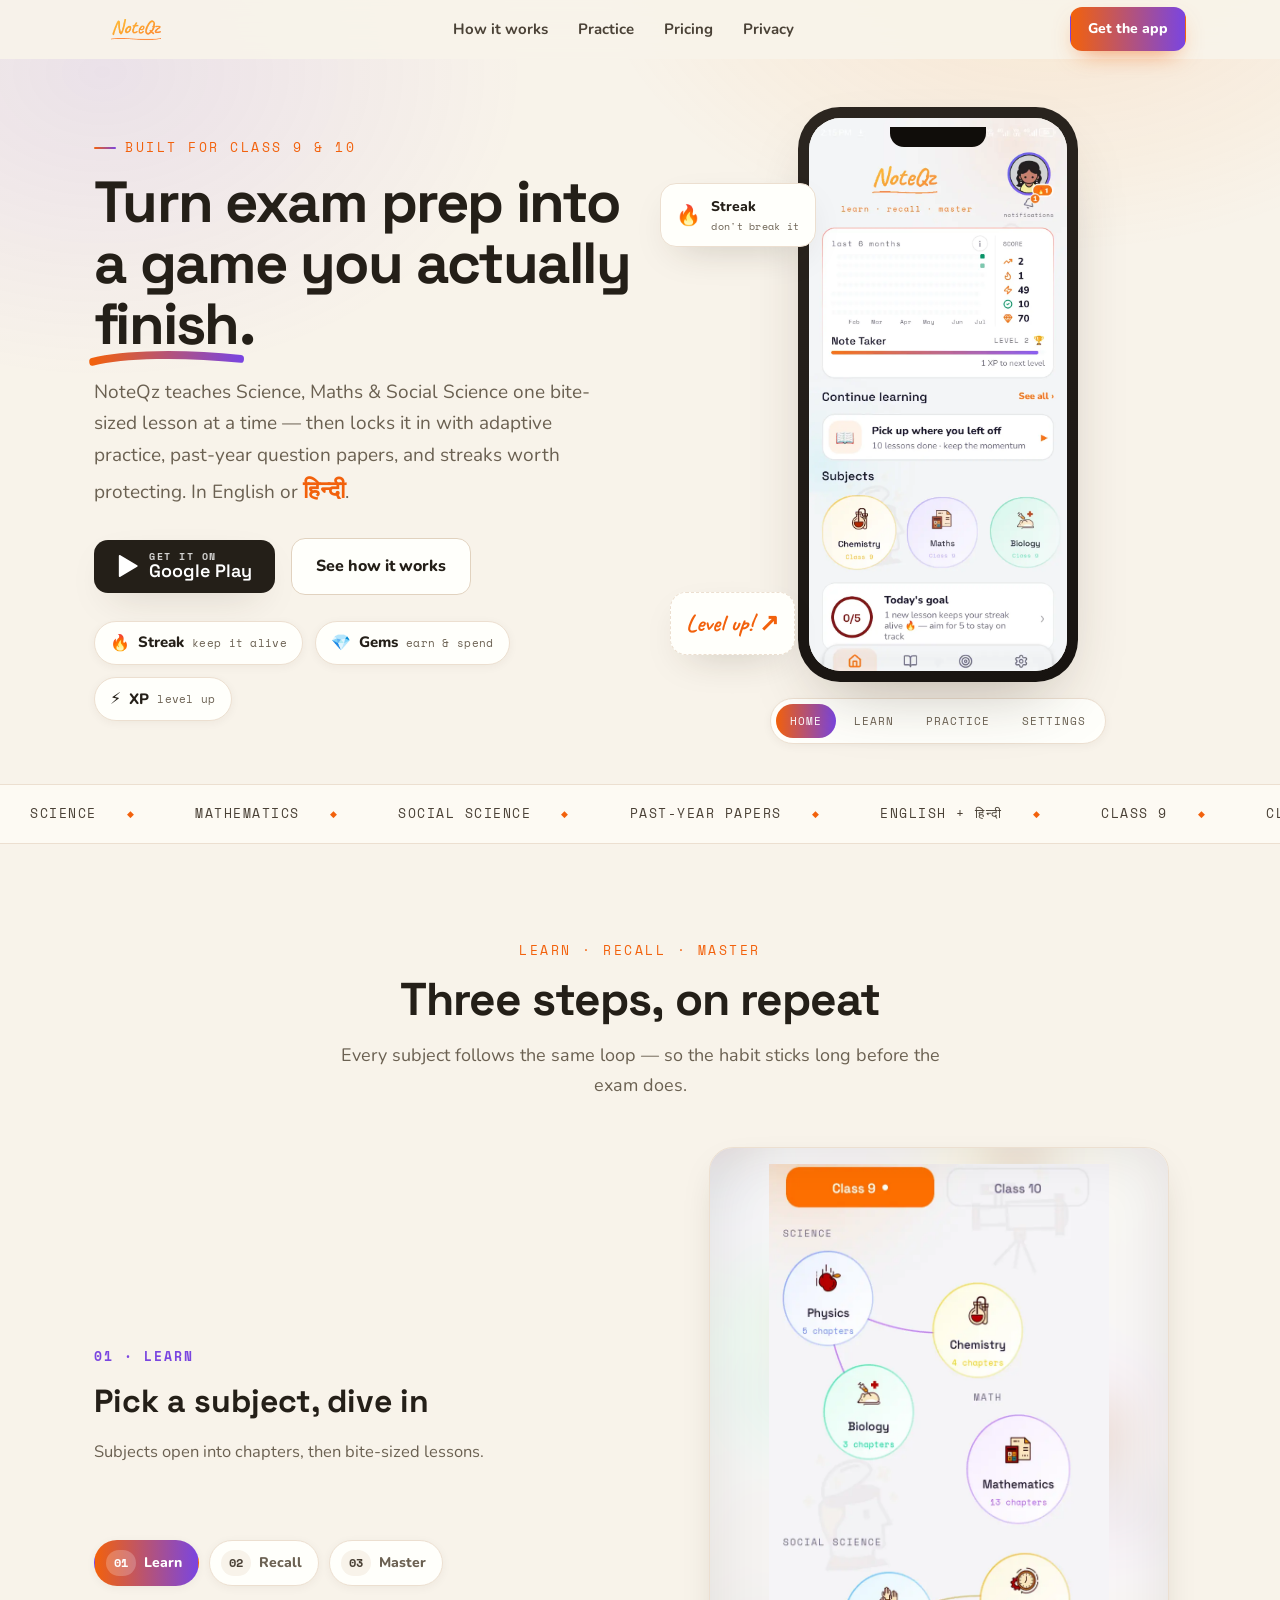
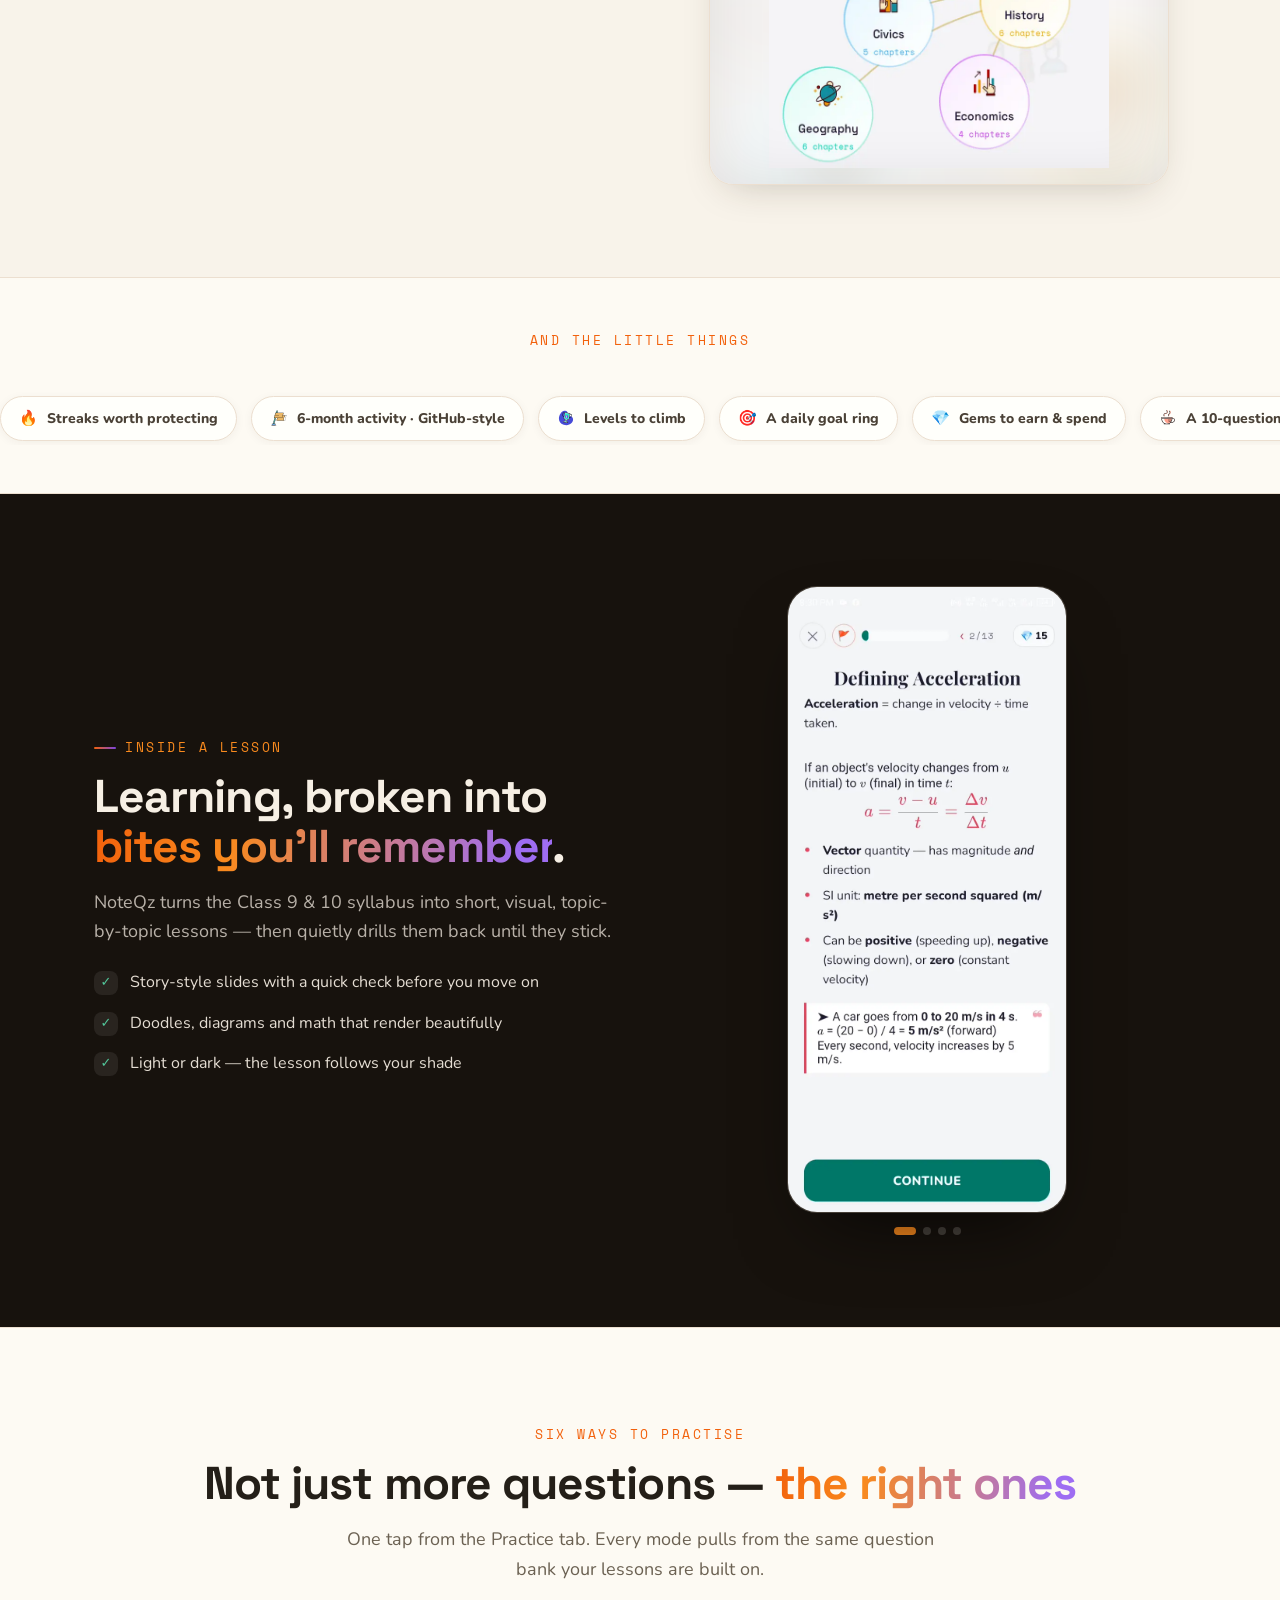
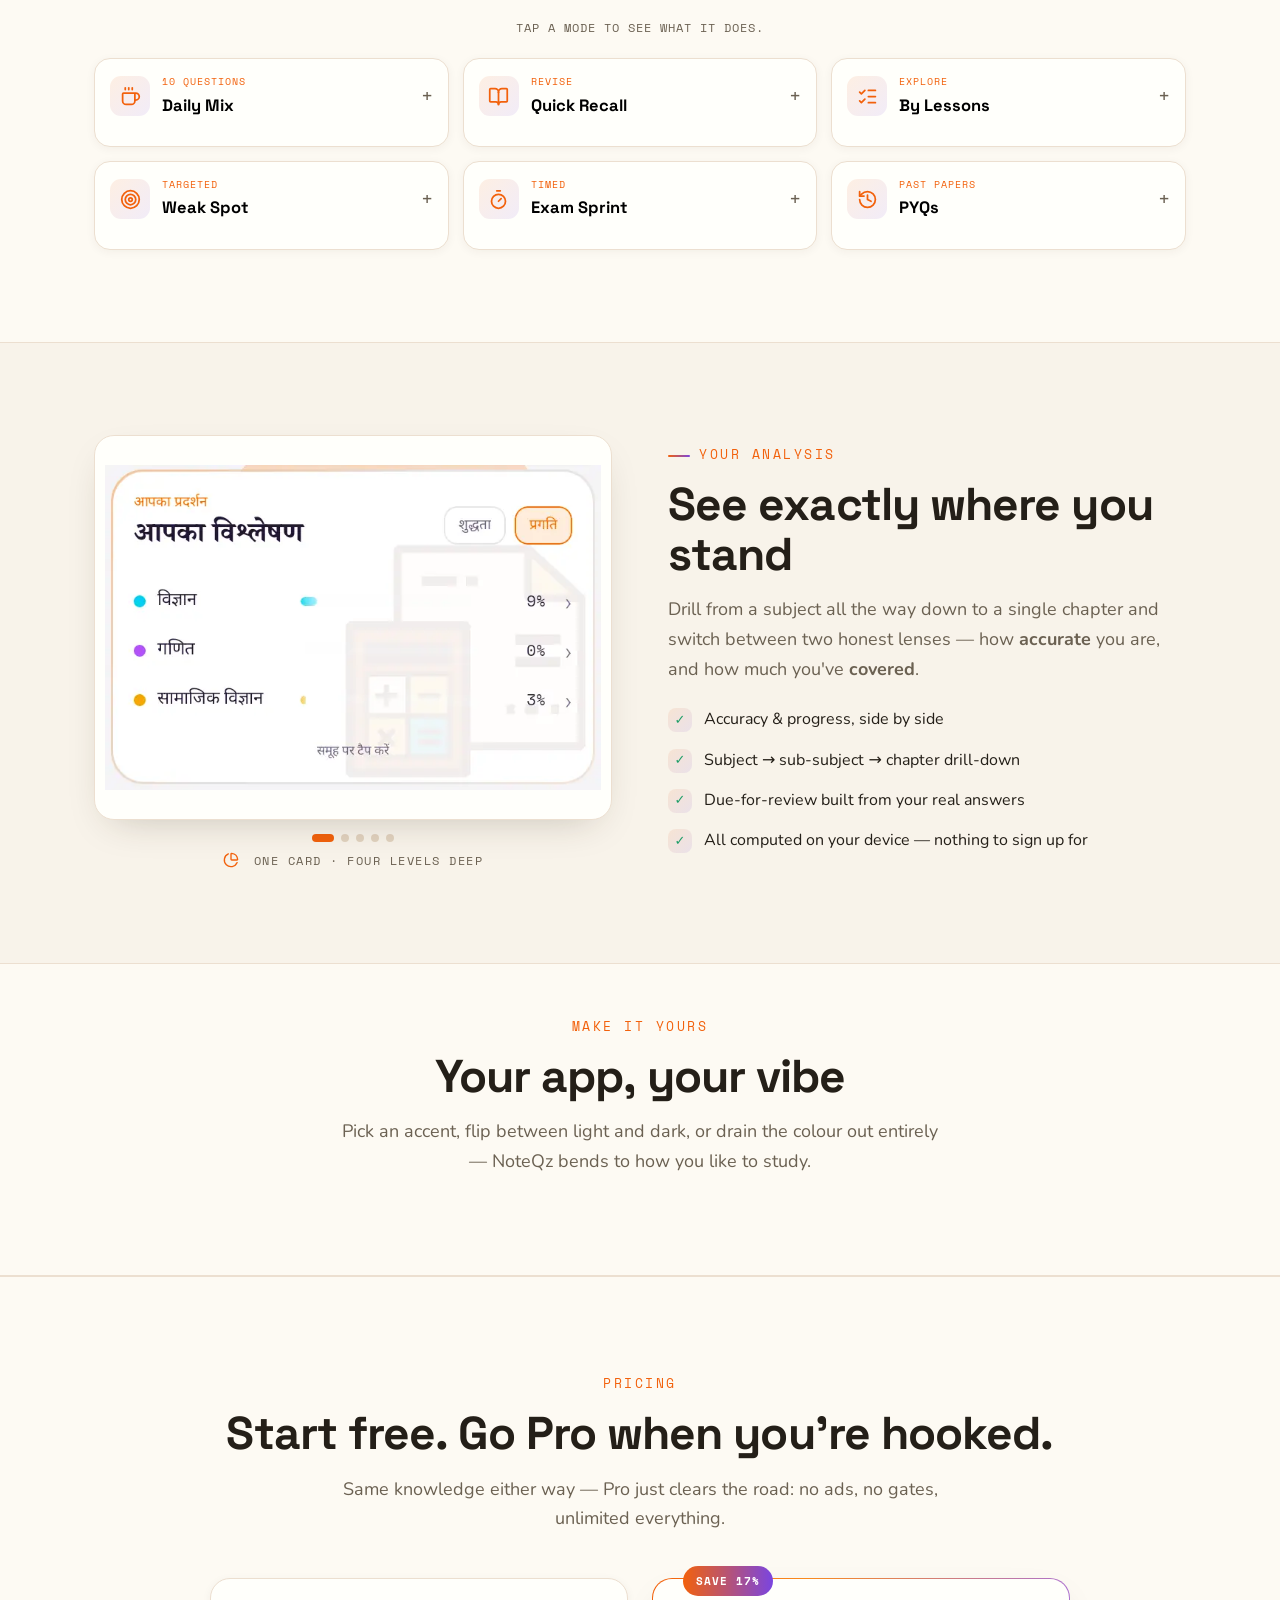
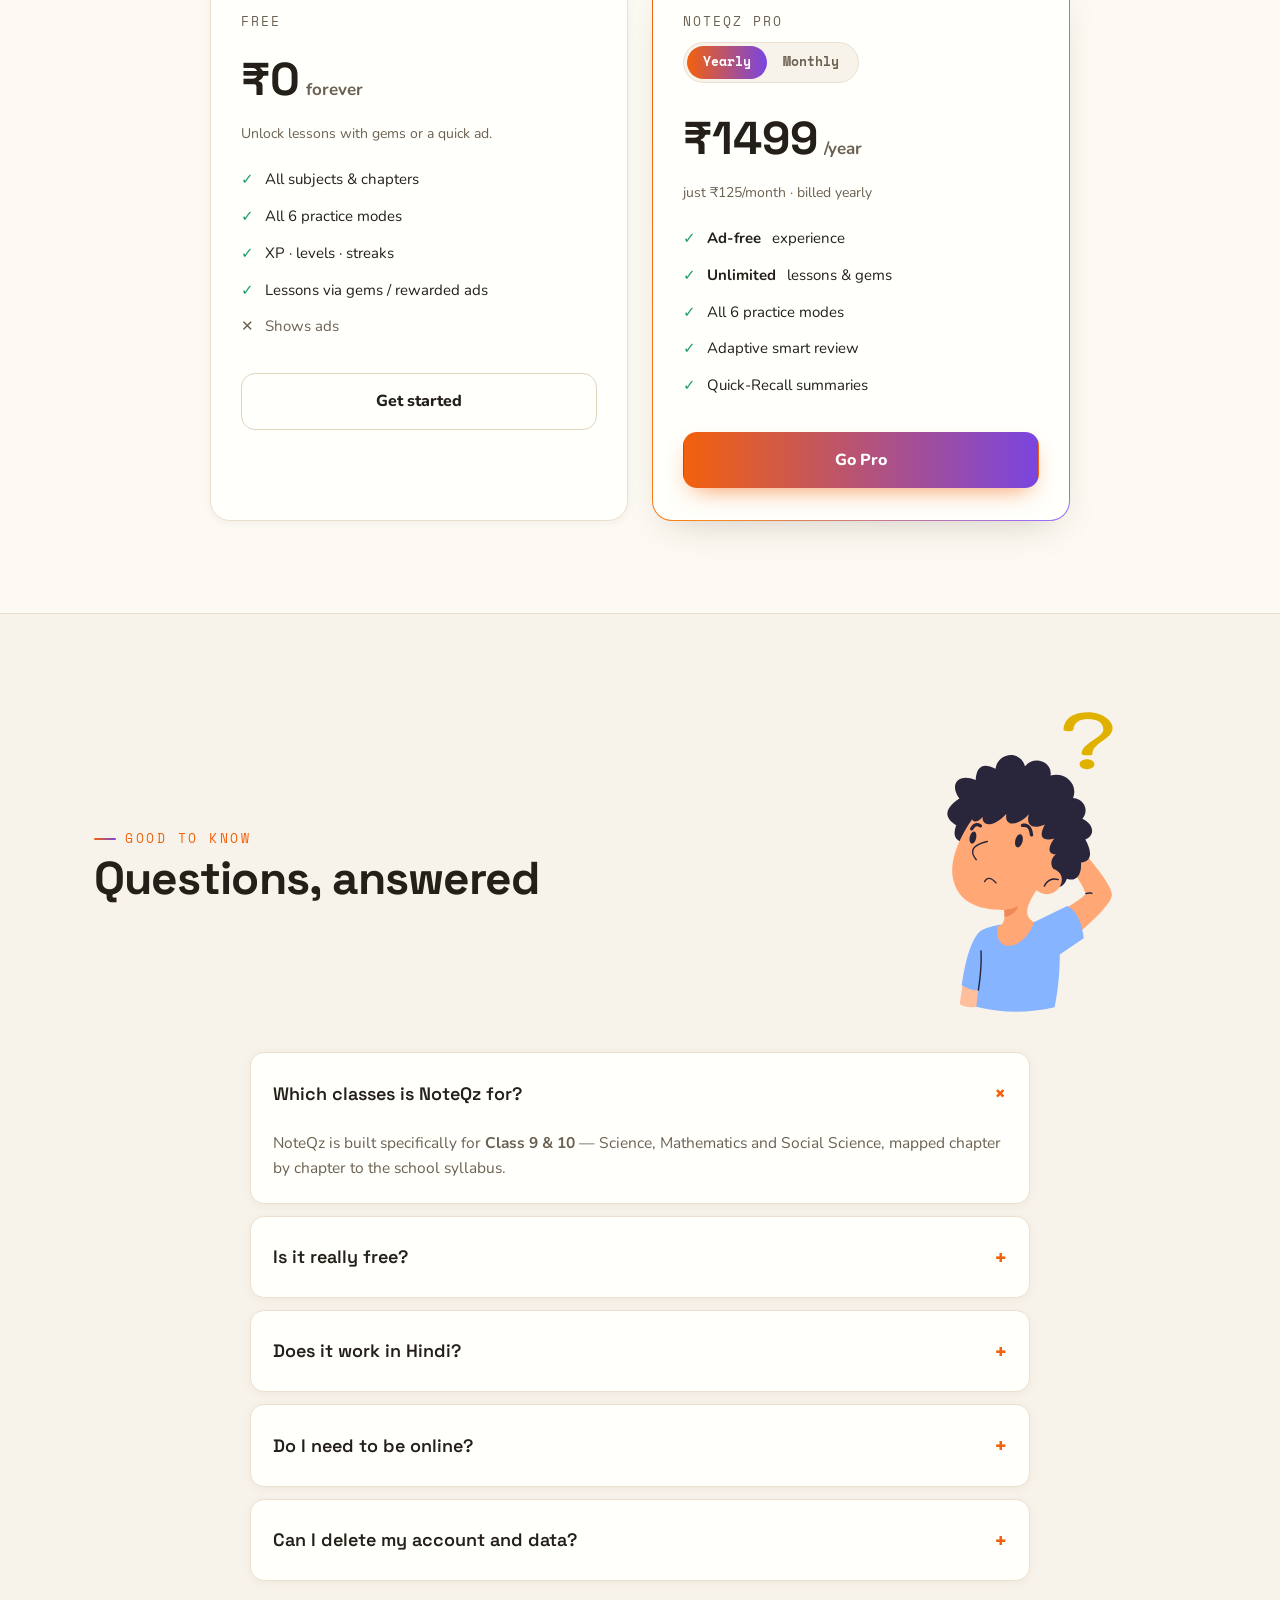
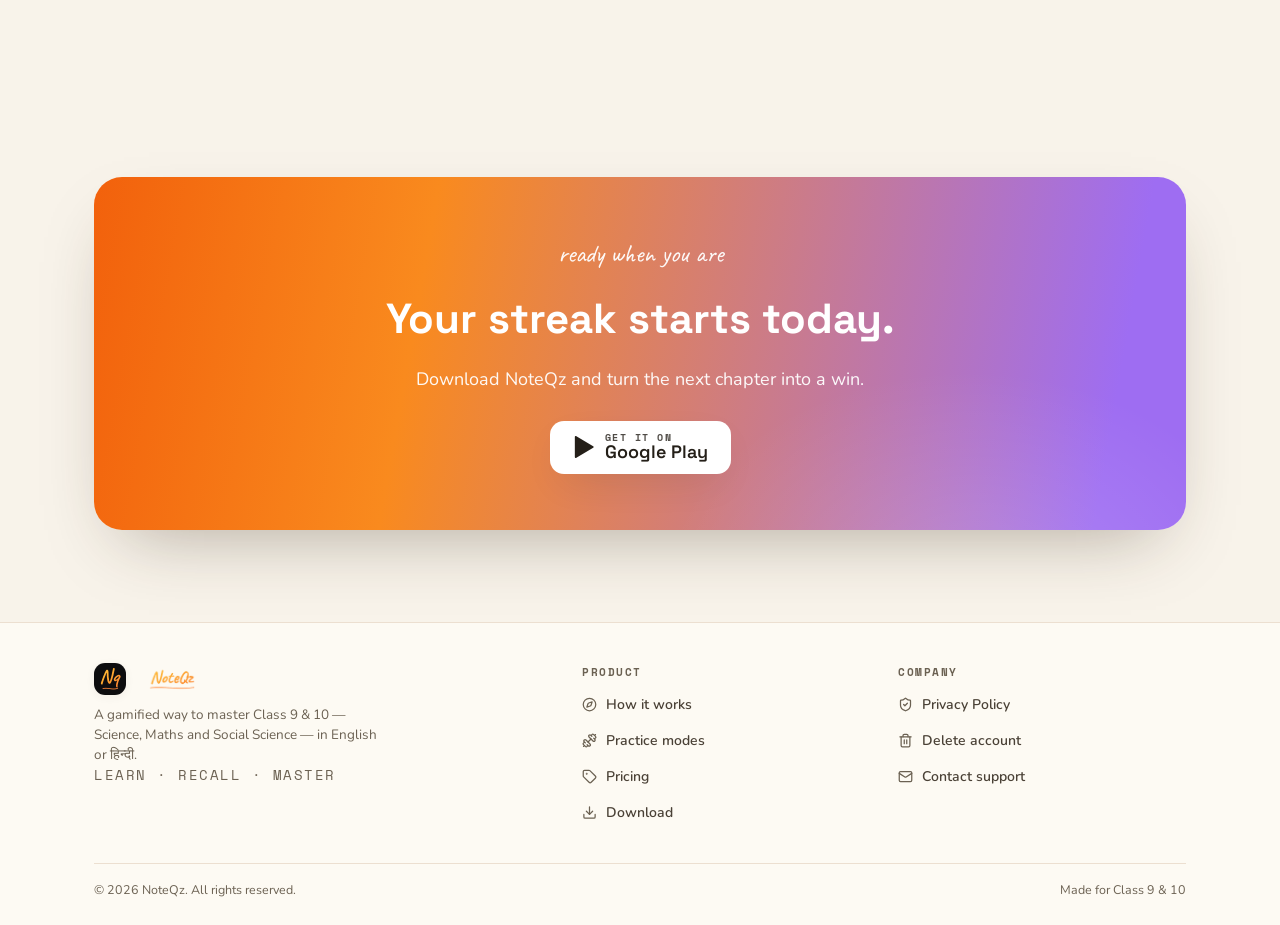
<file: index.html>
<!DOCTYPE html>
<html lang="en">
<head>
  <meta charset="UTF-8" />
  <meta name="viewport" content="width=device-width, initial-scale=1.0" />
  <title>NoteQz — Turn Class 9 &amp; 10 prep into a game you finish</title>
  <meta name="description" content="NoteQz is a gamified learning app for Class 9 & 10. Bite-sized lessons, adaptive practice, past-year papers, streaks and gems — in English or हिन्दी." />
  <meta name="theme-color" content="#F8F3EA" />

  <!-- ⚠️ BASE URL: this must be your LIVE GitHub Pages URL (trailing slash).
       If your repo path differs, find-and-replace this one URL everywhere below. -->
  <link rel="canonical" href="https://noteqz.github.io/noteqz/" />

  <!-- open graph — link previews for WhatsApp, Telegram, Facebook, Instagram, Arattai, iMessage… -->
  <meta property="og:site_name" content="NoteQz" />
  <meta property="og:title" content="NoteQz — learn · recall · master" />
  <meta property="og:description" content="A gamified learning app for Class 9 &amp; 10 — bite-sized lessons, adaptive practice and past-year papers, in English or हिन्दी." />
  <meta property="og:type" content="website" />
  <meta property="og:url" content="https://noteqz.github.io/noteqz/" />
  <!-- og:image MUST be an absolute https URL; JPEG for max chat-app compatibility (WhatsApp is unreliable with WebP) -->
  <meta property="og:image" content="https://noteqz.github.io/noteqz/assets/brand/noteqz_og_preview.jpg" />
  <meta property="og:image:secure_url" content="https://noteqz.github.io/noteqz/assets/brand/noteqz_og_preview.jpg" />
  <meta property="og:image:type" content="image/jpeg" />
  <meta property="og:image:width" content="1200" />
  <meta property="og:image:height" content="630" />
  <meta property="og:image:alt" content="NoteQz — gamified learning for Class 9 &amp; 10" />

  <!-- twitter / X -->
  <meta name="twitter:card" content="summary_large_image" />
  <meta name="twitter:title" content="NoteQz — learn · recall · master" />
  <meta name="twitter:description" content="A gamified learning app for Class 9 &amp; 10 — bite-sized lessons, adaptive practice and past-year papers, in English or हिन्दी." />
  <meta name="twitter:image" content="https://noteqz.github.io/noteqz/assets/brand/noteqz_og_preview.jpg" />

  <link rel="icon" type="image/png" href="assets/brand/NoteqzIcon.png" />
  <link rel="apple-touch-icon" href="assets/brand/NoteqzIcon.png" />

  <!-- fonts (external CDN is fine on GitHub Pages) -->
  <link rel="preconnect" href="https://fonts.googleapis.com" />
  <link rel="preconnect" href="https://fonts.gstatic.com" crossorigin />
  <link href="https://fonts.googleapis.com/css2?family=Caveat:wght@600;700&family=Space+Grotesk:wght@400;500;600;700&family=Nunito:wght@400;600;700;800;900&family=Space+Mono:wght@400;700&display=swap" rel="stylesheet" />

  <link rel="stylesheet" href="styles.css" />
</head>
<body>

  <!-- shared gradient def for hand-drawn strokes -->
  <svg width="0" height="0" style="position:absolute" aria-hidden="true">
    <defs>
      <linearGradient id="nqgrad" x1="0" y1="0" x2="1" y2="0">
        <stop offset="0%" stop-color="#F2610C" />
        <stop offset="100%" stop-color="#7A45E0" />
      </linearGradient>
    </defs>
  </svg>

  <!-- ============ NAV ============ -->
  <header class="nav" id="nav">
    <div class="wrap nav__row">
      <a class="nav__logo" href="#top" aria-label="NoteQz home">
        <img src="assets/brand/NoteqzWordmark.png" alt="NoteQz" />
      </a>
      <nav class="nav__links" id="navLinks">
        <a href="#how">How it works</a>
        <a href="#practice">Practice</a>
        <a href="#pricing">Pricing</a>
        <a href="privacy.html">Privacy</a>
      </nav>
      <div class="nav__cta">
        <a class="btn btn--primary" href="#get">Get the app</a>
        <button class="nav__burger" id="burger" aria-label="Menu" aria-expanded="false">
          <span></span><span></span><span></span>
        </button>
      </div>
    </div>
  </header>

  <main id="top">
    <!-- ============ HERO ============ -->
    <section class="hero wrap">
      <div class="hero__grid">
        <div class="hero__copy reveal revealed">
          <p class="eyebrow">Built for Class 9 &amp; 10</p>
          <h1>Turn exam prep into a game you actually <span class="ul-swoosh">finish<svg viewBox="0 0 200 20" preserveAspectRatio="none" aria-hidden="true"><path d="M3 12 C 45 4, 120 3, 197 9" /></svg></span>.</h1>
          <p class="hero__sub">NoteQz teaches Science, Maths &amp; Social Science one bite-sized lesson at a time — then locks it in with adaptive practice, past-year question papers, and streaks worth protecting. In English or <span class="hand" style="font-size:1.25em">हिन्दी</span>.</p>

          <div class="hero__cta">
            <a class="btn btn--play" href="#get">
              <svg class="play-ico" viewBox="0 0 24 26" aria-hidden="true">
                <path d="M2 2.2 L2 23.8 C2 24.7 3 25.2 3.7 24.7 L22 13.8 C22.7 13.4 22.7 12.6 22 12.2 L3.7 1.3 C3 0.8 2 1.3 2 2.2 Z" fill="#fff"/>
              </svg>
              <span class="play-txt"><small>Get it on</small><b>Google Play</b></span>
            </a>
            <a class="btn btn--ghost" href="#how" id="demoOpen" aria-haspopup="dialog">See how it works</a>
          </div>

          <div class="hero__stats" aria-label="What you earn">
            <span class="stat-chip"><span class="ico">🔥</span> Streak <small>keep it alive</small></span>
            <span class="stat-chip"><span class="ico">💎</span> Gems <small>earn &amp; spend</small></span>
            <span class="stat-chip"><span class="ico">⚡</span> XP <small>level up</small></span>
          </div>
        </div>

        <div class="hero__art reveal revealed" data-d="1">
          <div class="hero__stack" id="heroPhone">
            <div class="device">
              <div class="device__screen car" id="heroCar" data-carousel data-interval="3200">
                <img class="car__img active" src="assets/home_page_en.webp" alt="NoteQz Home tab — streak, gems, XP and today's goal" width="720" height="1612" fetchpriority="high" />
                <img class="car__img" src="assets/learn_page_en.webp" alt="NoteQz Learn tab — subject map with chapters" width="720" height="1612" loading="lazy" />
                <img class="car__img" src="assets/practice_en.webp" alt="NoteQz Practice tab — analysis, due-for-review and six routines" width="720" height="1612" loading="lazy" />
                <img class="car__img" src="assets/appearance_preferences.webp" alt="NoteQz Settings tab — theme, accent, BG shade, grayscale and language" width="720" height="1612" loading="lazy" />
              </div>
            </div>
            <div class="tabbar" id="heroTabbar" data-tabs-for="heroCar" role="tablist" aria-label="App tabs preview">
              <button class="active" role="tab" aria-selected="true">Home</button>
              <button role="tab" aria-selected="false">Learn</button>
              <button role="tab" aria-selected="false">Practice</button>
              <button role="tab" aria-selected="false">Settings</button>
            </div>
          </div>
          <div class="float float--a floaty"><span class="big">🔥</span><span>Streak<small>don't break it</small></span></div>
          <div class="float float--c float--note floaty floaty--3">Level up! ↗</div>
        </div>
      </div>
    </section>

    <!-- ============ TRUST STRIP ============ -->
    <div class="strip" aria-hidden="true">
      <div class="strip__track">
        <span>Science</span><span>Mathematics</span><span>Social Science</span><span>Past-Year Papers</span><span>English + हिन्दी</span><span>Class 9</span><span>Class 10</span>
        <span>Science</span><span>Mathematics</span><span>Social Science</span><span>Past-Year Papers</span><span>English + हिन्दी</span><span>Class 9</span><span>Class 10</span>
      </div>
    </div>

    <!-- ============ HOW IT WORKS ============ -->
    <section class="section" id="how">
      <div class="wrap center">
        <p class="eyebrow eyebrow--center reveal">learn · recall · master</p>
        <h2 class="h-sec reveal" data-d="1">Three steps, on repeat</h2>
        <p class="lead reveal" data-d="2">Every subject follows the same loop — so the habit sticks long before the exam does.</p>
      </div>
      <div class="wrap">
        <div class="htw reveal" id="htw" data-interval="4600">
          <div class="htw__text">
            <div class="htw__inner">
              <div class="htw__num" data-htw-num>01 · LEARN</div>
              <h3 class="htw__title" data-htw-title>Pick a subject, dive in</h3>
              <p class="htw__body" data-htw-body>Subjects open into chapters, then bite-sized lessons.</p>
            </div>
            <div class="htw__nav" role="tablist" aria-label="Steps">
              <button class="active" role="tab" aria-selected="true"
                data-num="01 · LEARN" data-title="Pick a subject, dive in"
                data-body="Subjects open into chapters, then bite-sized lessons."
                data-img="assets/step_learn.webp"><b>01</b><span>Learn</span></button>
              <button role="tab" aria-selected="false"
                data-num="02 · RECALL" data-title="Practice that adapts"
                data-body="Spaced review and Weak Spot resurface what you keep missing."
                data-img="assets/step_practice.webp"><b>02</b><span>Recall</span></button>
              <button role="tab" aria-selected="false"
                data-num="03 · MASTER" data-title="Progress you can see"
                data-body="Per-topic insights score understanding, recall and accuracy."
                data-img="assets/step_master.webp"><b>03</b><span>Master</span></button>
            </div>
          </div>
          <div class="htw__stage">
            <div class="htw__bg" data-htw-bg aria-hidden="true" style="background-image:url('assets/step_learn.webp')"></div>
            <div class="htw__slides">
              <img class="htw__img active" src="assets/step_learn.webp" alt="The Learn tab — subject map for Class 9 and 10" loading="lazy" />
              <img class="htw__img" src="assets/step_practice.webp" alt="The Practice tab — due for review and routines" loading="lazy" />
              <img class="htw__img" src="assets/step_master.webp" alt="Per-topic insights scoring every topic on five axes" loading="lazy" />
            </div>
          </div>
        </div>
      </div>
    </section>

    <!-- ============ LITTLE THINGS (sliding chip strip) ============ -->
    <section class="section section--slim" style="background:var(--paper-hi);border-block:1px solid var(--border)">
      <div class="wrap center">
        <p class="eyebrow eyebrow--center reveal">And the little things</p>
      </div>
      <div class="chipstrip" aria-hidden="true">
        <div class="chipstrip__track">
          <span class="chip"><span class="chip__emo">🔥</span>Streaks worth protecting</span>
          <span class="chip"><img src="assets/svg/indicator-svgrepo-com.svg" alt="" />6-month activity · GitHub-style</span>
          <span class="chip"><img src="assets/svg/trophy-svgrepo-com.svg" alt="" />Levels to climb</span>
          <span class="chip"><span class="chip__emo">🎯</span>A daily goal ring</span>
          <span class="chip"><span class="chip__emo">💎</span>Gems to earn &amp; spend</span>
          <span class="chip"><img src="assets/svg/coffe-svgrepo-com.svg" alt="" />A 10-question daily habit</span>
          <span class="chip"><img src="assets/svg/math-svgrepo-com.svg" alt="" />Math that renders beautifully</span>
          <span class="chip"><img src="assets/svg/group-547-svgrepo-com.svg" alt="" />Made for Class 9 &amp; 10</span>
          <span class="chip"><span class="chip__emo">🔥</span>Streaks worth protecting</span>
          <span class="chip"><img src="assets/svg/indicator-svgrepo-com.svg" alt="" />6-month activity · GitHub-style</span>
          <span class="chip"><img src="assets/svg/trophy-svgrepo-com.svg" alt="" />Levels to climb</span>
          <span class="chip"><span class="chip__emo">🎯</span>A daily goal ring</span>
          <span class="chip"><span class="chip__emo">💎</span>Gems to earn &amp; spend</span>
          <span class="chip"><img src="assets/svg/coffe-svgrepo-com.svg" alt="" />A 10-question daily habit</span>
          <span class="chip"><img src="assets/svg/math-svgrepo-com.svg" alt="" />Math that renders beautifully</span>
          <span class="chip"><img src="assets/svg/group-547-svgrepo-com.svg" alt="" />Made for Class 9 &amp; 10</span>
        </div>
      </div>
    </section>

    <!-- ============ INSIDE A LESSON (dark band) ============ -->
    <section class="section band" id="lessons">
      <div class="wrap split">
        <div class="split__copy reveal">
          <p class="eyebrow">Inside a lesson</p>
          <h2 class="h-sec">Learning, broken into <span class="grad-text">bites you'll remember</span>.</h2>
          <p class="lead">NoteQz turns the Class 9 &amp; 10 syllabus into short, visual, topic-by-topic lessons — then quietly drills them back until they stick.</p>
          <ul class="tick-list">
            <li><span class="tk">✓</span> Story-style slides with a quick check before you move on</li>
            <li><span class="tk">✓</span> Doodles, diagrams and math that render beautifully</li>
            <li><span class="tk">✓</span> Light or dark — the lesson follows your shade</li>
          </ul>
        </div>
        <div class="band__media reveal" data-d="1">
          <div class="band__frame car" id="lessonCar" data-carousel data-interval="3400">
            <img class="car__img active" src="assets/record_snap_01.webp" alt="A lesson moment in NoteQz" loading="lazy" />
            <img class="car__img" src="assets/record_snap_02.webp" alt="A lesson moment in NoteQz" loading="lazy" />
            <img class="car__img" src="assets/record_snap_03.webp" alt="A lesson moment in NoteQz" loading="lazy" />
            <img class="car__img" src="assets/record_snap_04.webp" alt="A lesson moment in NoteQz" loading="lazy" />
          </div>
          <div class="dots dots--dark" data-dots-for="lessonCar" aria-label="Lesson screenshots"></div>
        </div>
      </div>
    </section>

    <!-- ============ PRACTICE MODES ============ -->
    <section class="section" id="practice" style="background:var(--paper-hi);border-block:1px solid var(--border)">
      <div class="wrap">
        <div class="center">
          <p class="eyebrow eyebrow--center reveal">Six ways to practise</p>
          <h2 class="h-sec reveal" data-d="1">Not just more questions — <span class="grad-text">the right ones</span></h2>
          <p class="lead reveal" data-d="2">One tap from the Practice tab. Every mode pulls from the same question bank your lessons are built on.</p>
        </div>
        <p class="modes-hint reveal" data-d="2">Tap a mode to see what it does.</p>
        <div class="modes">
          <button class="mode reveal" type="button" aria-expanded="false">
            <span class="mode__head"><span class="mode__ico"><svg class="lu" viewBox="0 0 24 24" fill="none" stroke="currentColor" stroke-width="2" stroke-linecap="round" stroke-linejoin="round" aria-hidden="true"><path d="M10 2v2"/><path d="M14 2v2"/><path d="M16 8a1 1 0 0 1 1 1v8a4 4 0 0 1-4 4H7a4 4 0 0 1-4-4V9a1 1 0 0 1 1-1h14a4 4 0 1 1 0 8h-1"/><path d="M6 2v2"/></svg></span><span class="mode__meta"><span class="mode__tag">10 questions</span><span class="mode__name">Daily Mix</span></span><span class="mode__chev" aria-hidden="true">+</span></span>
            <span class="mode__reveal"><span class="mode__body">A fresh, balanced set across your subjects — the daily habit that keeps the streak alive.</span></span>
          </button>
          <button class="mode reveal" type="button" aria-expanded="false" data-d="1">
            <span class="mode__head"><span class="mode__ico"><svg class="lu" viewBox="0 0 24 24" fill="none" stroke="currentColor" stroke-width="2" stroke-linecap="round" stroke-linejoin="round" aria-hidden="true"><path d="M12 7v14"/><path d="M3 18a1 1 0 0 1-1-1V4a1 1 0 0 1 1-1h5a4 4 0 0 1 4 4 4 4 0 0 1 4-4h5a1 1 0 0 1 1 1v13a1 1 0 0 1-1 1h-6a3 3 0 0 0-3 3 3 3 0 0 0-3-3z"/></svg></span><span class="mode__meta"><span class="mode__tag">Revise</span><span class="mode__name">Quick Recall</span></span><span class="mode__chev" aria-hidden="true">+</span></span>
            <span class="mode__reveal"><span class="mode__body">Chapter summaries to skim before a test — the fast refresh when you're short on time.</span></span>
          </button>
          <button class="mode reveal" type="button" aria-expanded="false" data-d="2">
            <span class="mode__head"><span class="mode__ico"><svg class="lu" viewBox="0 0 24 24" fill="none" stroke="currentColor" stroke-width="2" stroke-linecap="round" stroke-linejoin="round" aria-hidden="true"><path d="M13 5h8"/><path d="M13 12h8"/><path d="M13 19h8"/><path d="m3 17 2 2 4-4"/><path d="m3 7 2 2 4-4"/></svg></span><span class="mode__meta"><span class="mode__tag">Explore</span><span class="mode__name">By Lessons</span></span><span class="mode__chev" aria-hidden="true">+</span></span>
            <span class="mode__reveal"><span class="mode__body">Drill any chapter you've learned, question by question, at your own pace.</span></span>
          </button>
          <button class="mode reveal" type="button" aria-expanded="false">
            <span class="mode__head"><span class="mode__ico"><svg class="lu" viewBox="0 0 24 24" fill="none" stroke="currentColor" stroke-width="2" stroke-linecap="round" stroke-linejoin="round" aria-hidden="true"><circle cx="12" cy="12" r="10"/><circle cx="12" cy="12" r="6"/><circle cx="12" cy="12" r="2"/></svg></span><span class="mode__meta"><span class="mode__tag">Targeted</span><span class="mode__name">Weak Spot</span></span><span class="mode__chev" aria-hidden="true">+</span></span>
            <span class="mode__reveal"><span class="mode__body">A self-clearing queue of everything you've gotten wrong — until you get it right.</span></span>
          </button>
          <button class="mode reveal" type="button" aria-expanded="false" data-d="1">
            <span class="mode__head"><span class="mode__ico"><svg class="lu" viewBox="0 0 24 24" fill="none" stroke="currentColor" stroke-width="2" stroke-linecap="round" stroke-linejoin="round" aria-hidden="true"><line x1="10" x2="14" y1="2" y2="2"/><line x1="12" x2="15" y1="14" y2="11"/><circle cx="12" cy="14" r="8"/></svg></span><span class="mode__meta"><span class="mode__tag">Timed</span><span class="mode__name">Exam Sprint</span></span><span class="mode__chev" aria-hidden="true">+</span></span>
            <span class="mode__reveal"><span class="mode__body">Weighted like the real paper, so you rehearse where the marks actually are.</span></span>
          </button>
          <button class="mode reveal" type="button" aria-expanded="false" data-d="2">
            <span class="mode__head"><span class="mode__ico"><svg class="lu" viewBox="0 0 24 24" fill="none" stroke="currentColor" stroke-width="2" stroke-linecap="round" stroke-linejoin="round" aria-hidden="true"><path d="M3 12a9 9 0 1 0 9-9 9.75 9.75 0 0 0-6.74 2.74L3 8"/><path d="M3 3v5h5"/><path d="M12 7v5l4 2"/></svg></span><span class="mode__meta"><span class="mode__tag">Past papers</span><span class="mode__name">PYQs</span></span><span class="mode__chev" aria-hidden="true">+</span></span>
            <span class="mode__reveal"><span class="mode__body">Genuine past-year questions — solve by year or by chapter, exactly as they appeared.</span></span>
          </button>
        </div>
      </div>
    </section>

    <!-- ============ ANALYSIS / INSIGHTS ============ -->
    <section class="section">
      <div class="wrap split split--flip">
        <div class="an reveal">
          <div class="an__frame car" id="analysisCar" data-carousel data-interval="3000">
            <img class="car__img active" src="assets/analysis_1.webp" alt="Analysis card — accuracy and progress by subject group" loading="lazy" />
            <img class="car__img" src="assets/analysis_breakdown_level2.webp" alt="Analysis drill-down — subjects" loading="lazy" />
            <img class="car__img" src="assets/analysis_breakdown_level3.webp" alt="Analysis drill-down — sub-subjects" loading="lazy" />
            <img class="car__img" src="assets/analysis_breakdown_level4.webp" alt="Analysis drill-down — chapters" loading="lazy" />
            <img class="car__img" src="assets/analysis_breakdown_level5.webp" alt="Analysis drill-down — chapter insights" loading="lazy" />
          </div>
          <div class="dots" data-dots-for="analysisCar" aria-label="Analysis levels"></div>
          <p class="an__cap"><svg class="cap-ico lu" viewBox="0 0 24 24" fill="none" stroke="currentColor" stroke-width="2" stroke-linecap="round" stroke-linejoin="round" aria-hidden="true"><path d="M21 12c.552 0 1.005-.449.95-.998a10 10 0 0 0-8.953-8.951c-.55-.055-.998.398-.998.95v8a1 1 0 0 0 1 1z"/><path d="M21.21 15.89A10 10 0 1 1 8 2.83"/></svg> one card · four levels deep</p>
        </div>
        <div class="split__copy reveal" data-d="1">
          <p class="eyebrow">Your analysis</p>
          <h2 class="h-sec">See exactly where you stand</h2>
          <p class="lead">Drill from a subject all the way down to a single chapter and switch between two honest lenses — how <b>accurate</b> you are, and how much you've <b>covered</b>.</p>
          <ul class="tick-list">
            <li><span class="tk">✓</span> Accuracy &amp; progress, side by side</li>
            <li><span class="tk">✓</span> Subject → sub-subject → chapter drill-down</li>
            <li><span class="tk">✓</span> Due-for-review built from your real answers</li>
            <li><span class="tk">✓</span> All computed on your device — nothing to sign up for</li>
          </ul>
        </div>
      </div>
    </section>

    <!-- ============ MAKE IT YOURS (text only) ============ -->
    <section class="section section--slim customize" id="customize" style="background:var(--paper-hi);border-block:1px solid var(--border)">
      <div class="wrap center">
        <p class="eyebrow eyebrow--center reveal">Make it yours</p>
        <h2 class="h-sec reveal" data-d="1">Your app, your vibe</h2>
        <p class="lead reveal" data-d="2">Pick an accent, flip between light and dark, or drain the colour out entirely — NoteQz bends to how you like to study.</p>
        <ul class="feat-inline reveal" data-d="2">
          <li><span class="tk">✓</span> Accent colours + light &amp; dark shades</li>
          <li><span class="tk">✓</span> Grayscale for exam-week focus</li>
          <li><span class="tk">✓</span> Reading size, sounds &amp; reminders</li>
        </ul>
      </div>
    </section>

    <!-- ============ PRICING ============ -->
    <section class="section" id="pricing" style="background:var(--paper-hi);border-block:1px solid var(--border)">
      <div class="wrap center">
        <p class="eyebrow eyebrow--center reveal">Pricing</p>
        <h2 class="h-sec reveal" data-d="1">Start free. Go Pro when you're hooked.</h2>
        <p class="lead reveal" data-d="2">Same knowledge either way — Pro just clears the road: no ads, no gates, unlimited everything.</p>
      </div>
      <div class="wrap">
        <div class="price-grid">
          <article class="plan reveal">
            <p class="plan__name">Free</p>
            <div class="plan__price"><b>₹0</b><span>forever</span></div>
            <p class="plan__cap">Unlock lessons with gems or a quick ad.</p>
            <ul class="plan__feats">
              <li><span class="fk">✓</span> All subjects &amp; chapters</li>
              <li><span class="fk">✓</span> All 6 practice modes</li>
              <li><span class="fk">✓</span> XP · levels · streaks</li>
              <li><span class="fk">✓</span> Lessons via gems / rewarded ads</li>
              <li><span class="fx muted">✕</span> <span class="muted">Shows ads</span></li>
            </ul>
            <a class="btn btn--ghost" href="#get">Get started</a>
          </article>

          <article class="plan plan--pro reveal" data-d="1">
            <span class="plan__badge" id="planBadge">Save 17%</span>
            <p class="plan__name">NoteQz Pro</p>
            <div class="plan__toggle" role="tablist" aria-label="Billing cycle">
              <button class="active" data-cycle="yearly" role="tab" aria-selected="true">Yearly</button>
              <button data-cycle="monthly" role="tab" aria-selected="false">Monthly</button>
            </div>
            <div class="plan__price"><b id="planPrice">₹1499</b><span id="planPeriod">/year</span></div>
            <p class="plan__cap" id="planCap">just ₹125/month · billed yearly</p>
            <ul class="plan__feats">
              <li><span class="fk">✓</span> <b>Ad-free</b> experience</li>
              <li><span class="fk">✓</span> <b>Unlimited</b> lessons &amp; gems</li>
              <li><span class="fk">✓</span> All 6 practice modes</li>
              <li><span class="fk">✓</span> Adaptive smart review</li>
              <li><span class="fk">✓</span> Quick-Recall summaries</li>
            </ul>
            <a class="btn btn--primary" href="#get">Go Pro</a>
          </article>
        </div>
      </div>
    </section>

    <!-- ============ FAQ ============ -->
    <section class="section">
      <div class="wrap faq-head reveal">
        <div>
          <p class="eyebrow">Good to know</p>
          <h2 class="h-sec">Questions, answered</h2>
        </div>
        <img class="faq-ico" src="assets/svg/avatar-thinking-3-svgrepo-com.svg" alt="~"/>
      </div>
      <div class="wrap">
        <div class="faq reveal" data-d="1">
          <details open><summary>Which classes is NoteQz for?</summary><p>NoteQz is built specifically for <b>Class 9 &amp; 10</b> — Science, Mathematics and Social Science, mapped chapter by chapter to the school syllabus.</p></details>
          <details><summary>Is it really free?</summary><p>Yes. You can learn and practise for free — unlock lessons by earning gems or watching a short rewarded ad. Pro removes the ads and every gate for unlimited access.</p></details>
          <details><summary>Does it work in Hindi?</summary><p>Fully. Every lesson, question and summary is authored in both English and हिन्दी, and you can switch medium anytime in Settings.</p></details>
          <details><summary>Do I need to be online?</summary><p>You need a connection to load new lessons and past papers. Your progress, streaks and performance analysis are computed and kept on your own device.</p></details>
          <details><summary>Can I delete my account and data?</summary><p>Anytime, from inside the app — Settings → Delete account removes your account and associated data. The full detail is in our <a href="privacy.html">Privacy Policy</a>.</p></details>
        </div>
      </div>
    </section>

    <!-- ============ CTA ============ -->
    <section class="section cta-band" id="get">
      <div class="wrap">
        <div class="cta-box reveal">
          <span class="cta-hand">ready when you are</span>
          <h2>Your streak starts today.</h2>
          <p>Download NoteQz and turn the next chapter into a win.</p>
          <a class="btn btn--play" href="https://play.google.com/store/apps/details?id=com.noteqz.app" target="_blank" rel="noopener">
            <svg class="play-ico" viewBox="0 0 24 26" aria-hidden="true">
              <path d="M2 2.2 L2 23.8 C2 24.7 3 25.2 3.7 24.7 L22 13.8 C22.7 13.4 22.7 12.6 22 12.2 L3.7 1.3 C3 0.8 2 1.3 2 2.2 Z" fill="currentColor"/>
            </svg>
            <span class="play-txt"><small>Get it on</small><b>Google Play</b></span>
          </a>
        </div>
      </div>
    </section>
  </main>

  <!-- ============ FOOTER ============ -->
  <footer class="footer">
    <div class="wrap">
      <div class="footer__grid">
        <div class="footer__brand">
          <span class="footer__logos">
            <img class="appicon" src="assets/brand/NoteqzIcon.png" alt="" />
            <img src="assets/brand/NoteqzWordmark.png" alt="NoteQz" />
          </span>
          <p>A gamified way to master Class 9 &amp; 10 — Science, Maths and Social Science — in English or हिन्दी.</p>
          <p class="footer__tag">learn · recall · master</p>
        </div>
        <div>
          <h4>Product</h4>
          <ul>
            <li><a href="#how"><svg class="lu" viewBox="0 0 24 24" fill="none" stroke="currentColor" stroke-width="2" stroke-linecap="round" stroke-linejoin="round" aria-hidden="true"><circle cx="12" cy="12" r="10"/><path d="m16.24 7.76-1.804 5.411a2 2 0 0 1-1.265 1.265L7.76 16.24l1.804-5.411a2 2 0 0 1 1.265-1.265z"/></svg>How it works</a></li>
            <li><a href="#practice"><svg class="lu" viewBox="0 0 24 24" fill="none" stroke="currentColor" stroke-width="2" stroke-linecap="round" stroke-linejoin="round" aria-hidden="true"><path d="M17.596 12.768a2 2 0 1 0 2.829-2.829l-1.768-1.767a2 2 0 0 0 2.828-2.829l-2.828-2.828a2 2 0 0 0-2.829 2.828l-1.767-1.768a2 2 0 1 0-2.829 2.829z"/><path d="m2.5 21.5 1.4-1.4"/><path d="m20.1 3.9 1.4-1.4"/><path d="M5.343 21.485a2 2 0 1 0 2.829-2.828l1.767 1.768a2 2 0 1 0 2.829-2.829l-6.364-6.364a2 2 0 1 0-2.829 2.829l1.768 1.767a2 2 0 0 0-2.828 2.829z"/><path d="m9.6 14.4 4.8-4.8"/></svg>Practice modes</a></li>
            <li><a href="#pricing"><svg class="lu" viewBox="0 0 24 24" fill="none" stroke="currentColor" stroke-width="2" stroke-linecap="round" stroke-linejoin="round" aria-hidden="true"><path d="M12.586 2.586A2 2 0 0 0 11.172 2H4a2 2 0 0 0-2 2v7.172a2 2 0 0 0 .586 1.414l8.704 8.704a2.426 2.426 0 0 0 3.42 0l6.58-6.58a2.426 2.426 0 0 0 0-3.42z"/><circle cx="7.5" cy="7.5" r=".5" fill="currentColor"/></svg>Pricing</a></li>
            <li><a href="https://play.google.com/store/apps/details?id=com.noteqz.app" target="_blank" rel="noopener"><svg class="lu" viewBox="0 0 24 24" fill="none" stroke="currentColor" stroke-width="2" stroke-linecap="round" stroke-linejoin="round" aria-hidden="true"><path d="M12 15V3"/><path d="M21 15v4a2 2 0 0 1-2 2H5a2 2 0 0 1-2-2v-4"/><path d="m7 10 5 5 5-5"/></svg>Download</a></li>
          </ul>
        </div>
        <div>
          <h4>Company</h4>
          <ul>
            <li><a href="privacy.html"><svg class="lu" viewBox="0 0 24 24" fill="none" stroke="currentColor" stroke-width="2" stroke-linecap="round" stroke-linejoin="round" aria-hidden="true"><path d="M20 13c0 5-3.5 7.5-7.66 8.95a1 1 0 0 1-.67-.01C7.5 20.5 4 18 4 13V6a1 1 0 0 1 1-1c2 0 4.5-1.2 6.24-2.72a1.17 1.17 0 0 1 1.52 0C14.51 3.81 17 5 19 5a1 1 0 0 1 1 1z"/><path d="m9 12 2 2 4-4"/></svg>Privacy Policy</a></li>
            <li><a href="privacy.html#delete"><svg class="lu" viewBox="0 0 24 24" fill="none" stroke="currentColor" stroke-width="2" stroke-linecap="round" stroke-linejoin="round" aria-hidden="true"><path d="M10 11v6"/><path d="M14 11v6"/><path d="M19 6v14a2 2 0 0 1-2 2H7a2 2 0 0 1-2-2V6"/><path d="M3 6h18"/><path d="M8 6V4a2 2 0 0 1 2-2h4a2 2 0 0 1 2 2v2"/></svg>Delete account</a></li>
            <li><a href="mailto:noteqz.support@proton.me"><svg class="lu" viewBox="0 0 24 24" fill="none" stroke="currentColor" stroke-width="2" stroke-linecap="round" stroke-linejoin="round" aria-hidden="true"><path d="m22 7-8.991 5.727a2 2 0 0 1-2.009 0L2 7"/><rect x="2" y="4" width="20" height="16" rx="2"/></svg>Contact support</a></li>
          </ul>
        </div>
      </div>
      <div class="footer__bottom">
        <span>© <span id="yr">2026</span> NoteQz. All rights reserved.</span>
        <span>Made for Class 9 &amp; 10</span>
      </div>
    </div>
  </footer>

  <!-- ============ MINI TOUR (desktop dialog; on mobile the hero phone IS the tour) ============ -->
  <div class="demo" id="demo" role="dialog" aria-modal="true" aria-label="NoteQz mini tour" hidden>
    <div class="demo__backdrop" data-demo-close></div>
    <div class="demo__card">
      <p class="demo__hint">go on, tap around ↓</p>
      <div class="device demo__device">
        <button class="demo__close" data-demo-close aria-label="Close tour">✕</button>
        <div class="device__screen demo__screen" id="demoScreen">
          <img class="car__img active" src="assets/home_page_en.webp" alt="Home tab" />
          <img class="car__img" src="assets/learn_page_en.webp" alt="Learn tab" loading="lazy" />
          <img class="car__img" src="assets/practice_en.webp" alt="Practice tab" loading="lazy" />
          <img class="car__img" src="assets/appearance_preferences.webp" alt="Settings tab" loading="lazy" />
          <div class="demo__tabs" id="demoTabs">
            <button class="active">Home</button>
            <button>Learn</button>
            <button>Practice</button>
            <button>Settings</button>
          </div>
          <div class="demo__gate" id="demoGate">
            <div>
              <img class="gate-ico" src="assets/brand/NoteqzIcon.png" alt="" />
              <span class="gate-hand hand">that was the free tour ✦</span>
              <h3>Like it? The full app is free to start.</h3>
              <p>Real lessons, streaks and gems are waiting.</p>
              <a class="btn btn--primary" href="#get" id="demoInstall">Get NoteQz free</a>
            </div>
          </div>
        </div>
      </div>
    </div>
  </div>

  <script src="script.js"></script>
</body>
</html>
</file>
<file: styles.css>
/* ============================================================
   NoteQz — marketing site
   Palette + type harmonized with the app (ember→violet) and the
   existing privacy page (cream / ink). Signature: the orange→violet
   gradient thread + handwritten Caveat accents + gamified chips.
   ============================================================ */

:root {
  /* base (shared with privacy page) */
  --paper:   #F8F3EA;
  --paper-hi:#FDFAF3;
  --card:    #FFFFFB;
  --ink:     #241F18;
  --ink-2:   #4A4136;
  --muted:   #6B6152;
  --border:  #ECDFD0;
  --border-2:#E1D2BF;

  /* dark band */
  --night:   #17120D;
  --night-2: #221B14;
  --milk:    #F6EFE4;

  /* brand (from the app) */
  --ember:   #F2610C;
  --ember-2: #F98A1E;
  --violet:  #7A45E0;
  --violet-2:#9E6DF2;
  --leaf:    #1E9E68;
  --gold:    #F2C94C;
  --gem:     #E24A6B;

  --grad:     linear-gradient(100deg, #F2610C 0%, #F98A1E 30%, #9E6DF2 92%);
  --grad-bar: linear-gradient(90deg, #F2610C 0%, #7A45E0 100%);
  --grad-soft:linear-gradient(135deg, rgba(242,97,12,0.10), rgba(122,69,224,0.10));

  /* type */
  --f-hand:    'Caveat', ui-rounded, cursive;
  --f-display: 'Space Grotesk', system-ui, sans-serif;
  --f-body:    'Nunito', system-ui, sans-serif;
  --f-mono:    'Space Mono', ui-monospace, monospace;

  --wrap: 1140px;
  --radius: 20px;
  --shadow-sm: 0 2px 10px rgba(52,38,20,0.05);
  --shadow-md: 0 14px 40px -18px rgba(52,38,20,0.28);
  --shadow-lg: 0 30px 70px -30px rgba(52,38,20,0.38);
}

* { box-sizing: border-box; }
html { scroll-behavior: smooth; -webkit-text-size-adjust: 100%; }

body {
  margin: 0;
  background: var(--paper);
  color: var(--ink);
  font-family: var(--f-body);
  font-size: 17px;
  line-height: 1.65;
  -webkit-font-smoothing: antialiased;
  overflow-x: hidden;
}
body.demo-open { overflow: hidden; }

img { max-width: 100%; display: block; }
a { color: inherit; text-decoration: none; }
button { font: inherit; }

/* ambient paper wash */
body::before {
  content: '';
  position: fixed; inset: 0;
  background:
    radial-gradient(60vw 40vw at 82% -6%, rgba(249,138,30,0.13), transparent 60%),
    radial-gradient(55vw 40vw at 8% 8%, rgba(122,69,224,0.10), transparent 60%);
  pointer-events: none; z-index: 0;
}

/* ---------- layout helpers ---------- */
.wrap { width: 100%; max-width: var(--wrap); margin: 0 auto; padding: 0 24px; position: relative; z-index: 1; }
.section { padding: 92px 0; position: relative; z-index: 1; }

.eyebrow {
  font-family: var(--f-mono);
  font-size: 12.5px; letter-spacing: 2.5px; text-transform: uppercase;
  color: var(--ember); margin: 0 0 14px;
  display: inline-flex; align-items: center; gap: 9px;
}
.eyebrow::before { content: ''; width: 22px; height: 2px; background: var(--grad-bar); border-radius: 2px; }
.eyebrow--center { justify-content: center; }
.eyebrow--center::before { display: none; }

.h-sec {
  font-family: var(--f-display);
  font-size: clamp(30px, 4.4vw, 46px);
  line-height: 1.08; letter-spacing: -0.02em; font-weight: 700;
  margin: 0 0 16px;
}
.lead { color: var(--muted); font-size: 18px; max-width: 56ch; margin: 0; }
.center { text-align: center; }
.center .lead { margin-left: auto; margin-right: auto; }

.hand { font-family: var(--f-hand); font-weight: 700; color: var(--ember); }
.grad-text {
  background: var(--grad); -webkit-background-clip: text; background-clip: text;
  -webkit-text-fill-color: transparent; color: transparent;
}

/* hand-drawn underline under a hero keyword */
.ul-swoosh { position: relative; }
.ul-swoosh svg {
  position: absolute; left: -3%; bottom: -0.14em;
  width: 106%; height: 0.34em; overflow: visible;
}
.ul-swoosh svg path {
  fill: none; stroke: url(#nqgrad); stroke-width: 8; stroke-linecap: round;
  stroke-dasharray: 320; stroke-dashoffset: 320;
}
.revealed .ul-swoosh svg path { animation: draw 0.9s .4s ease forwards; }

/* ---------- buttons ---------- */
.btn {
  display: inline-flex; align-items: center; gap: 10px;
  font-family: var(--f-body); font-weight: 800; font-size: 16px;
  padding: 14px 24px; border-radius: 14px; cursor: pointer;
  border: 1px solid transparent; transition: transform .16s ease, box-shadow .16s ease, background .2s;
  white-space: nowrap;
}
.btn:active { transform: translateY(1px); }
.btn--primary { background: var(--grad-bar); color: #fff; box-shadow: 0 10px 24px -10px rgba(242,97,12,0.7); }
.btn--primary:hover { transform: translateY(-2px); box-shadow: 0 16px 30px -12px rgba(122,69,224,0.6); }
.btn--ghost { background: var(--card); color: var(--ink); border-color: var(--border-2); }
.btn--ghost:hover { border-color: var(--ember); color: var(--ember); }

.btn--play {
  background: var(--ink); color: #fff; padding: 11px 22px; border-radius: 14px;
  box-shadow: var(--shadow-md);
}
.btn--play:hover { transform: translateY(-2px); }
.btn--play .play-ico { width: 22px; height: 24px; flex: 0 0 auto; }
.btn--play .play-txt { display: flex; flex-direction: column; line-height: 1.05; text-align: left; }
.btn--play .play-txt small { font-family: var(--f-mono); font-size: 9.5px; letter-spacing: 1.5px; text-transform: uppercase; opacity: .8; }
.btn--play .play-txt b { font-family: var(--f-display); font-size: 18px; font-weight: 600; }

/* ---------- nav ---------- */
.nav {
  position: sticky; top: 0; z-index: 50;
  backdrop-filter: blur(14px); background: rgba(248,243,234,0.92);
  border-bottom: 1px solid transparent; transition: border-color .2s, background .2s;
}
.nav.is-stuck { border-bottom-color: var(--border); background: rgba(248,243,234,0.98); }
.nav__row { display: flex; align-items: center; justify-content: space-between; height: 58px; }
.nav__logo { display: flex; align-items: center; gap: 10px; }
.nav__logo img { height: 34px; width: auto; }
.appicon { height: 40px; width: 40px; border-radius: 11px; box-shadow: var(--shadow-sm); }
.nav__links { display: flex; align-items: center; gap: 30px; }
.nav__links a { font-weight: 700; font-size: 15px; color: var(--ink-2); position: relative; }
.nav__links a:hover { color: var(--ember); }
.nav__links a::after {
  content: ''; position: absolute; left: 0; bottom: -6px; height: 2px; width: 0;
  background: var(--grad-bar); border-radius: 2px; transition: width .2s;
}
.nav__links a:hover::after { width: 100%; }
.nav__cta { display: flex; align-items: center; gap: 12px; }
.nav__cta .btn { padding: 9px 17px; font-size: 14px; border-radius: 12px; }
.nav__burger { display: none; background: none; border: 0; cursor: pointer; padding: 6px; }
.nav__burger span { display: block; width: 22px; height: 2px; background: var(--ink); margin: 4px 0; border-radius: 2px; transition: .2s; }

/* ---------- hero ---------- */
/* longhand top/bottom only, so the .wrap sibling class keeps supplying the
   horizontal padding (a `padding` shorthand here would zero it out). */
.hero { padding-top: 48px; padding-bottom: 40px; }
.hero__grid { display: grid; grid-template-columns: 1.05fr 0.95fr; gap: 48px; align-items: center; }
.hero h1 {
  font-family: var(--f-display); font-weight: 700;
  font-size: clamp(36px, 5.2vw, 58px); line-height: 1.05; letter-spacing: -0.03em;
  margin: 0 0 22px;
}
.hero__sub { font-size: 19px; color: var(--muted); max-width: 46ch; margin: 0 0 28px; }
.hero__cta { display: flex; align-items: center; gap: 16px; flex-wrap: wrap; }
.hero__stats { display: flex; gap: 12px; margin-top: 26px; flex-wrap: wrap; }
.stat-chip {
  display: inline-flex; align-items: center; gap: 8px;
  background: var(--card); border: 1px solid var(--border); border-radius: 999px;
  padding: 8px 15px; box-shadow: var(--shadow-sm); font-weight: 800; font-size: 15px;
}
.stat-chip .ico { font-size: 16px; }
.stat-chip small { font-family: var(--f-mono); font-size: 11px; color: var(--muted); font-weight: 400; letter-spacing: .3px; }

/* phone */
.hero__art { position: relative; display: flex; justify-content: center; }
.hero__stack { display: flex; flex-direction: column; align-items: center; gap: 16px; }
.device {
  position: relative; width: 280px; border-radius: 42px; padding: 11px;
  background: linear-gradient(160deg, #2c2620, #171310);
  box-shadow: var(--shadow-lg); z-index: 2;
}
.device::after { /* notch */
  content: ''; position: absolute; top: 20px; left: 50%; transform: translateX(-50%);
  width: 96px; height: 20px; background: #100d0a; border-radius: 0 0 14px 14px; z-index: 3;
}
.device__screen { border-radius: 32px; overflow: hidden; background: var(--paper-hi); aspect-ratio: 9 / 19.3; position: relative; }
.device__screen img { width: 100%; height: 100%; object-fit: cover; object-position: top; }

/* tab pills under the hero phone (synced with the screen carousel) */
.tabbar {
  display: inline-flex; gap: 4px; background: var(--card);
  border: 1px solid var(--border); border-radius: 999px; padding: 5px;
  box-shadow: var(--shadow-sm);
}
.tabbar button {
  border: 0; background: transparent; cursor: pointer;
  font-family: var(--f-mono); font-size: 11px; letter-spacing: 1px; text-transform: uppercase;
  color: var(--muted); padding: 8px 14px; border-radius: 999px; transition: .18s;
}
.tabbar button.active { background: var(--grad-bar); color: #fff; }
.tabbar.attn { animation: attnpulse 1.1s ease 2; }
@keyframes attnpulse {
  0%, 100% { box-shadow: var(--shadow-sm); }
  50% { box-shadow: 0 0 0 8px rgba(242,97,12,.22); }
}

/* floating annotation cards around the phone */
.float {
  position: absolute; background: var(--card); border: 1px solid var(--border);
  border-radius: 16px; padding: 11px 15px; box-shadow: var(--shadow-md); z-index: 4;
  display: flex; align-items: center; gap: 10px; font-weight: 800; font-size: 14px;
}
.float .big { font-size: 20px; }
.float small { display: block; font-family: var(--f-mono); font-size: 10px; color: var(--muted); font-weight: 400; letter-spacing: .3px; }
.float--a { top: 12%; left: -6%; }
.float--c { bottom: 14%; left: -4%; }
.float--note { font-family: var(--f-hand); font-size: 24px; color: var(--ember); font-weight: 700; border-style: dashed; }
.floaty { animation: floaty 5.5s ease-in-out infinite; }
.floaty--3 { animation-delay: -3.5s; }

/* keep the whole hero visible on shorter laptop screens (no cropping) */
@media (min-width: 981px) and (max-height: 860px) {
  .hero { padding-top: 26px; padding-bottom: 26px; }
  .hero h1 { font-size: clamp(32px, 4.4vw, 48px); margin-bottom: 16px; }
  .hero__sub { font-size: 17px; margin-bottom: 20px; }
  .hero__stats { margin-top: 18px; }
  .device { width: 236px; border-radius: 36px; }
  .device__screen { border-radius: 27px; }
  .device::after { width: 82px; height: 17px; top: 17px; }
  .float { font-size: 13px; padding: 9px 12px; }
  .float--note { font-size: 21px; }
  .nav__row { height: 54px; }
  .nav__logo img { height: 32px; }
}

/* ---------- carousel core ---------- */
.car { position: relative; }
.car .car__img {
  position: absolute; inset: 0; width: 100%; height: 100%;
  object-fit: cover; object-position: top center;
  opacity: 0; transition: opacity .55s ease; z-index: 1;
}
.car .car__img.active { opacity: 1; z-index: 2; }

.dots { display: flex; gap: 7px; justify-content: center; margin-top: 14px; }
.dots button {
  width: 8px; height: 8px; border-radius: 99px; border: 0; padding: 0;
  background: var(--border-2); cursor: pointer; transition: .22s;
}
.dots button.active { width: 22px; background: var(--ember); }
.dots--dark button { background: rgba(246,239,228,0.22); }
.dots--dark button.active { background: var(--ember-2); }

/* ---------- marquee trust strip ---------- */
.strip { border-block: 1px solid var(--border); background: var(--paper-hi); overflow: hidden; }
.strip__track { display: flex; gap: 0; white-space: nowrap; animation: marquee 32s linear infinite; }
.strip__track span {
  font-family: var(--f-mono); font-size: 13px; letter-spacing: 1.5px; text-transform: uppercase;
  color: var(--ink-2); padding: 18px 30px; display: inline-flex; align-items: center; gap: 30px;
}
.strip__track span::after { content: '◆'; color: var(--ember); font-size: 9px; }

/* ---------- how it works: single-slot carousel (image + text swap) ---------- */
.htw { display: grid; grid-template-columns: 1.05fr 0.95fr; gap: 52px; align-items: center; margin-top: 46px; }
.htw__text { display: flex; flex-direction: column; }
.htw__inner { min-height: 168px; }
.htw__num { font-family: var(--f-mono); font-size: 13px; color: var(--violet); font-weight: 700; letter-spacing: 2px; }
.htw__title { font-family: var(--f-display); font-size: clamp(24px, 3vw, 32px); font-weight: 700; margin: 8px 0 10px; }
.htw__body { color: var(--muted); font-size: 16.5px; margin: 0; max-width: 42ch; }
.htw__inner.swap { animation: htwtext .45s ease; }
@keyframes htwtext { from { opacity: 0; transform: translateY(10px); } to { opacity: 1; transform: none; } }

.htw__nav { display: flex; gap: 10px; margin-top: 26px; flex-wrap: wrap; }
.htw__nav button {
  display: inline-flex; align-items: center; gap: 8px; cursor: pointer;
  background: var(--card); border: 1px solid var(--border); border-radius: 999px;
  padding: 9px 16px 9px 11px; color: var(--muted); transition: .18s; box-shadow: var(--shadow-sm);
}
.htw__nav button b { font-family: var(--f-mono); font-size: 12px; background: var(--paper); border-radius: 999px; padding: 3px 8px; color: var(--ink-2); transition: .18s; }
.htw__nav button span { font-weight: 800; font-size: 14px; }
.htw__nav button.active { border-color: transparent; background: var(--grad-bar); color: #fff; }
.htw__nav button.active b { background: rgba(255,255,255,0.22); color: #fff; }

.htw__stage {
  position: relative; aspect-ratio: 18 / 25; width: 100%; max-width: 460px; margin: 0 auto;
  border-radius: 24px; overflow: hidden; border: 1px solid var(--border); box-shadow: var(--shadow-md);
  background: var(--paper-hi);
}
.htw__bg {
  position: absolute; inset: -12%; background-size: cover; background-position: center;
  filter: blur(26px) saturate(1.15); transform: scale(1.18); opacity: .6;
}
.htw__stage::after { content: ''; position: absolute; inset: 0; box-shadow: inset 0 0 60px rgba(36,26,16,0.10); pointer-events: none; }
.htw__slides { position: absolute; inset: 0; }
.htw__img {
  position: absolute; inset: 0; width: 100%; height: 100%; object-fit: contain; padding: 16px;
  opacity: 0; transition: opacity .55s ease;
}
.htw__img.active { opacity: 1; }

/* ---------- little things (sliding chip strip) ---------- */
.section--slim { padding: 48px 0; }
.chipstrip { overflow: hidden; margin-top: 26px; }
.chipstrip__track {
  display: flex; gap: 14px; width: max-content; padding: 4px 0;
  animation: marquee 30s linear infinite;
}
.chipstrip:hover .chipstrip__track { animation-play-state: paused; }
.chip {
  display: inline-flex; align-items: center; gap: 9px; white-space: nowrap;
  background: var(--card); border: 1px solid var(--border); border-radius: 999px;
  padding: 9px 18px; box-shadow: var(--shadow-sm);
  font-weight: 800; font-size: 14px; color: var(--ink-2);
}
.chip img { width: 18px; height: 18px; }
.chip__emo { font-size: 15px; }

/* ---------- dark band: inside a lesson ---------- */
.band { background: var(--night); color: var(--milk); }
.band::before { display: none; }
.band .eyebrow { color: var(--ember-2); }
.band .h-sec { color: var(--milk); }
.band .lead { color: rgba(246,239,228,0.72); }
.band .tick-list li { color: rgba(246,239,228,0.92); }
.band .tick-list .tk { background: rgba(255,255,255,0.08); color: #52C79A; }
.band__media { display: flex; flex-direction: column; align-items: center; }
.band__frame {
  width: min(280px, 100%); aspect-ratio: 720 / 1612;
  border-radius: 30px; overflow: hidden;
  border: 1px solid rgba(246,239,228,0.16);
  background: var(--night-2);
  box-shadow: 0 34px 80px -34px rgba(0,0,0,0.8);
}

/* ---------- feature split ---------- */
.split { display: grid; grid-template-columns: 1fr 1fr; gap: 56px; align-items: center; }
.split--flip .an, .split--flip .split__media { order: -1; }
.tick-list { list-style: none; padding: 0; margin: 22px 0 0; }
.tick-list li { display: flex; gap: 12px; align-items: flex-start; margin-bottom: 14px; font-size: 16px; }
.tick-list .tk {
  flex: 0 0 auto; width: 24px; height: 24px; border-radius: 8px; background: var(--grad-soft);
  color: var(--leaf); display: grid; place-items: center; font-weight: 900; font-size: 13px; margin-top: 2px;
}

/* ---------- analysis carousel ---------- */
.an { display: flex; flex-direction: column; }
.an__frame {
  aspect-ratio: 672 / 500; border-radius: var(--radius); overflow: hidden;
  border: 1px solid var(--border); background: var(--card); box-shadow: var(--shadow-md);
}
.an__frame .car__img { object-fit: contain; object-position: center; padding: 10px; }
.an__cap {
  text-align: center; font-family: var(--f-mono); font-size: 11.5px;
  letter-spacing: 1.5px; text-transform: uppercase; color: var(--muted); margin: 10px 0 0;
}
.cap-ico { width: 16px; height: 16px; display: inline-block; vertical-align: -3px; margin-right: 6px; color: var(--ember); }
.center-cap { text-align: center; margin-top: 18px; }

/* ---------- practice modes (compact, tap to reveal) ---------- */
.modes-hint { text-align: center; font-family: var(--f-mono); font-size: 12px; letter-spacing: 1px; text-transform: uppercase; color: var(--muted); margin: 34px 0 0; }
.modes { display: grid; grid-template-columns: repeat(3, 1fr); gap: 14px; margin-top: 20px; align-items: start; }
.mode {
  display: block; width: 100%; text-align: left; cursor: pointer; font: inherit;
  background: var(--card); border: 1px solid var(--border); border-radius: 16px; padding: 15px;
  box-shadow: var(--shadow-sm); transition: box-shadow .18s ease, border-color .18s;
}
.mode:hover { box-shadow: var(--shadow-md); border-color: var(--border-2); }
.mode[aria-expanded="true"] { border-color: var(--ember); }
.mode__head { display: flex; align-items: center; gap: 12px; }
.mode__ico { width: 40px; height: 40px; border-radius: 11px; display: grid; place-items: center; background: var(--grad-soft); flex: 0 0 auto; }
.mode__ico svg { width: 21px; height: 21px; color: var(--ember); }
.mode__meta { display: flex; flex-direction: column; min-width: 0; flex: 1; }
.mode__tag { font-family: var(--f-mono); font-size: 10px; letter-spacing: 1px; text-transform: uppercase; color: var(--ember); margin: 0; }
.mode__name { font-family: var(--f-display); font-weight: 700; font-size: 16.5px; margin: 1px 0 0; }
.mode__chev { font-family: var(--f-mono); font-size: 20px; line-height: 1; color: var(--muted); transition: transform .2s, color .2s; flex: 0 0 auto; }
.mode[aria-expanded="true"] .mode__chev { transform: rotate(45deg); color: var(--ember); }
.mode__reveal { display: grid; grid-template-rows: 0fr; transition: grid-template-rows .28s ease; }
.mode[aria-expanded="true"] .mode__reveal { grid-template-rows: 1fr; }
.mode__reveal > .mode__body { overflow: hidden; }
.mode__body { color: var(--muted); font-size: 14px; margin: 0; padding-top: 12px; }

/* ---------- make it yours (text only) ---------- */
.feat-inline { display: flex; flex-wrap: wrap; justify-content: center; gap: 12px 24px; margin: 26px 0 0; padding: 0; list-style: none; }
.feat-inline li { display: inline-flex; align-items: center; gap: 9px; font-weight: 800; font-size: 15px; color: var(--ink-2); }
.feat-inline .tk { flex: 0 0 auto; width: 22px; height: 22px; border-radius: 7px; background: var(--grad-soft); color: var(--leaf); display: grid; place-items: center; font-weight: 900; font-size: 12px; }

/* ---------- pricing ---------- */
.price-grid { display: grid; grid-template-columns: 1fr 1fr; gap: 24px; margin-top: 44px; max-width: 860px; margin-inline: auto; }
.plan {
  background: var(--card); border: 1px solid var(--border); border-radius: var(--radius);
  padding: 32px 30px; box-shadow: var(--shadow-sm); position: relative;
}
.plan--pro { border: 1.5px solid transparent; background:
    linear-gradient(var(--card), var(--card)) padding-box,
    var(--grad) border-box; box-shadow: var(--shadow-md); }
.plan__badge {
  position: absolute; top: -13px; left: 30px; background: var(--grad-bar); color: #fff;
  font-family: var(--f-mono); font-size: 11px; letter-spacing: 1px; text-transform: uppercase;
  padding: 6px 13px; border-radius: 999px; font-weight: 700;
}
.plan__name { font-family: var(--f-mono); font-size: 13px; letter-spacing: 2px; text-transform: uppercase; color: var(--muted); margin: 0 0 10px; }
.plan__price { display: flex; align-items: baseline; gap: 6px; }
.plan__price b { font-family: var(--f-display); font-size: 46px; font-weight: 700; }
.plan__price span { color: var(--muted); font-weight: 700; }
.plan__cap { color: var(--muted); font-size: 14px; margin: 4px 0 22px; min-height: 20px; }
.plan__toggle { display: inline-flex; background: var(--paper); border: 1px solid var(--border); border-radius: 999px; padding: 3px; margin-bottom: 18px; }
.plan__toggle button {
  border: 0; background: transparent; cursor: pointer; padding: 6px 16px; border-radius: 999px;
  font-family: var(--f-mono); font-size: 12.5px; color: var(--muted); font-weight: 700; transition: .18s;
}
.plan__toggle button.active { background: var(--grad-bar); color: #fff; }
.plan__feats { list-style: none; padding: 0; margin: 0; }
.plan__feats li { display: flex; gap: 11px; align-items: flex-start; margin-bottom: 12px; font-size: 15px; }
.plan__feats .fk { flex: 0 0 auto; color: var(--leaf); font-weight: 900; }
.plan__feats .fx { flex: 0 0 auto; color: #c9b8a4; font-weight: 900; }
.plan__feats .muted { color: var(--muted); }
.plan .btn { width: 100%; justify-content: center; margin-top: 22px; }

/* ---------- faq ---------- */
.faq-head { display: flex; align-items: center; justify-content: space-between; gap: 15px; }
.faq-ico { width: 312px; height: 312px; flex: 0 0 auto; }
.faq-head .h-sec { margin: 0; }
.faq-head .eyebrow { margin: 0 0 4px; }
.faq { max-width: 780px; margin: 34px auto 0; }
.faq details {
  background: var(--card); border: 1px solid var(--border); border-radius: 14px;
  padding: 4px 22px; margin-bottom: 12px; box-shadow: var(--shadow-sm);
}
.faq summary {
  cursor: pointer; list-style: none; padding: 18px 0; font-family: var(--f-display);
  font-weight: 600; font-size: 18px; display: flex; justify-content: space-between; align-items: center; gap: 16px;
}
.faq summary::-webkit-details-marker { display: none; }
.faq summary::after { content: '+'; font-family: var(--f-mono); font-size: 22px; color: var(--ember); transition: transform .2s; }
.faq details[open] summary::after { transform: rotate(45deg); }
.faq details p { color: var(--muted); font-size: 15.5px; margin: 0 0 18px; }

/* ---------- cta band ---------- */
.cta-band { position: relative; z-index: 1; }
.cta-box {
  background: var(--grad); border-radius: 28px; padding: 56px 40px; text-align: center; color: #fff;
  box-shadow: var(--shadow-lg); overflow: hidden; position: relative;
}
.cta-box::before { content: ''; position: absolute; inset: 0; background: radial-gradient(40vw 30vw at 80% 120%, rgba(255,255,255,0.18), transparent 60%); }
.cta-box h2 { font-family: var(--f-display); font-size: clamp(28px, 4vw, 42px); font-weight: 700; margin: 0 0 12px; position: relative; }
.cta-box p { font-size: 18px; opacity: .95; margin: 0 0 26px; position: relative; }
.cta-box .btn--play { background: #fff; color: var(--ink); position: relative; }
.cta-hand { font-family: var(--f-hand); font-size: 26px; display: block; margin-bottom: 8px; opacity: .95; }

/* ---------- footer (compact) ---------- */
.footer { border-top: 1px solid var(--border); background: var(--paper-hi); padding: 40px 0 24px; position: relative; z-index: 1; }
.footer__grid { display: grid; grid-template-columns: 1.6fr 1fr 1fr; gap: 28px; }
.footer__logos { display: flex; align-items: center; gap: 9px; margin-bottom: 10px; }
.footer__brand img { height: 30px; }
.footer__brand .appicon { height: 32px; width: 32px; }
.footer__brand p { color: var(--muted); font-size: 13.5px; max-width: 36ch; margin: 0; line-height: 1.5; }
.footer__tag { font-family: var(--f-mono); font-size: 11px; letter-spacing: 1.5px; text-transform: uppercase; color: var(--ember); margin-top: 8px; }
.footer h4 { font-family: var(--f-mono); font-size: 11px; letter-spacing: 1.5px; text-transform: uppercase; color: var(--muted); margin: 0 0 12px; }
.footer ul { list-style: none; padding: 0; margin: 0; }
.footer li { margin-bottom: 8px; }
.footer li a { display: inline-flex; align-items: center; gap: 9px; color: var(--ink-2); font-weight: 600; font-size: 14px; }
.footer li a svg { width: 15px; height: 15px; flex: 0 0 auto; color: var(--muted); transition: color .18s; }
.footer li a:hover { color: var(--ember); }
.footer li a:hover svg { color: var(--ember); }
.footer__bottom { display: flex; justify-content: space-between; align-items: center; gap: 12px; margin-top: 26px; padding-top: 16px; border-top: 1px solid var(--border); color: var(--muted); font-size: 12.5px; flex-wrap: wrap; }

/* ---------- mini tour (demo dialog) ---------- */
.demo { position: fixed; inset: 0; z-index: 100; display: grid; place-items: center; }
.demo[hidden] { display: none; }
.demo__backdrop { position: absolute; inset: 0; background: rgba(23,18,13,0.64); backdrop-filter: blur(6px); }
.demo__card { position: relative; z-index: 1; display: flex; flex-direction: column; align-items: center; gap: 12px; animation: pop .32s ease; }
.demo__hint { font-family: var(--f-mono); font-size: 12px; letter-spacing: 1.5px; text-transform: uppercase; color: var(--milk); opacity: .85; margin: 0; }
.demo__device { width: min(300px, 80vw); }
.demo__close {
  position: absolute; top: -13px; right: -13px; width: 36px; height: 36px; border-radius: 50%;
  background: #fff; border: 1px solid var(--border); cursor: pointer; font-size: 16px;
  box-shadow: var(--shadow-md); z-index: 8; display: grid; place-items: center; color: var(--ink);
}
.demo__screen { cursor: pointer; }
.demo__tabs {
  position: absolute; left: 10px; right: 10px; bottom: 12px; z-index: 5;
  display: flex; gap: 2px; background: rgba(253,250,243,0.94); backdrop-filter: blur(8px);
  border-radius: 18px; padding: 6px; box-shadow: var(--shadow-md);
}
.demo__tabs button {
  flex: 1; border: 0; background: transparent; cursor: pointer; border-radius: 13px;
  font-family: var(--f-mono); font-size: 9.5px; letter-spacing: .4px; text-transform: uppercase;
  color: var(--muted); padding: 9px 0; transition: .16s;
}
.demo__tabs button.active { background: rgba(242,97,12,0.13); color: var(--ember); font-weight: 700; }
.demo__gate {
  position: absolute; inset: 0; z-index: 7; display: grid; place-items: center; text-align: center;
  padding: 26px; background: linear-gradient(180deg, rgba(23,18,13,0.28), rgba(23,18,13,0.9) 58%);
  opacity: 0; pointer-events: none; transition: opacity .3s ease;
}
.demo__gate.show { opacity: 1; pointer-events: auto; }
.demo__gate .gate-ico { width: 46px; height: 46px; border-radius: 12px; margin: 0 auto 10px; box-shadow: 0 8px 22px rgba(0,0,0,.45); }
.demo__gate .gate-hand { font-size: 26px; color: var(--ember-2); display: block; margin-bottom: 8px; }
.demo__gate h3 { font-family: var(--f-display); color: #fff; font-size: 21px; line-height: 1.25; margin: 0 0 8px; }
.demo__gate p { color: rgba(246,239,228,0.8); font-size: 14px; margin: 0 0 18px; }
@media (max-height: 760px) { .demo__device { width: min(252px, 80vw); } }

/* ---------- scroll reveal ---------- */
.reveal { opacity: 0; transform: translateY(26px); transition: opacity .7s ease, transform .7s cubic-bezier(.2,.7,.2,1); }
.reveal.revealed { opacity: 1; transform: none; }
.reveal[data-d="1"] { transition-delay: .08s; }
.reveal[data-d="2"] { transition-delay: .16s; }
.reveal[data-d="3"] { transition-delay: .24s; }

/* ---------- animations ---------- */
@keyframes floaty { 0%,100% { transform: translateY(0); } 50% { transform: translateY(-11px); } }
@keyframes marquee { from { transform: translateX(0); } to { transform: translateX(-50%); } }
@keyframes draw { to { stroke-dashoffset: 0; } }
@keyframes pop { from { transform: scale(.93); opacity: 0; } to { transform: scale(1); opacity: 1; } }

/* ---------- responsive ---------- */
@media (max-width: 980px) {
  .hero__grid { grid-template-columns: 1fr; gap: 40px; }
  .hero__art { order: -1; }
  /* the phone is centred and near full-width here — floats would sit on top of it */
  .float { display: none; }
  .split { grid-template-columns: 1fr; gap: 30px; }
  .split--flip .an, .split--flip .split__media { order: 0; }
  .modes { grid-template-columns: 1fr 1fr; }
  .htw { grid-template-columns: 1fr 1.05fr; gap: 22px; }
  .htw__stage { max-width: 300px; }
  .htw__inner { min-height: 0; }
  .htw__title { font-size: clamp(19px, 3.4vw, 28px); margin: 6px 0 8px; }
  .htw__body { font-size: 15px; }
}
@media (max-width: 720px) {
  body { font-size: 16px; }
  .section { padding: 68px 0; }
  .nav__links { display: none; }
  .nav__burger { display: block; }
  .nav__links.open {
    display: flex; position: absolute; top: 58px; left: 0; right: 0; flex-direction: column;
    gap: 0; background: var(--paper-hi); border-bottom: 1px solid var(--border); padding: 8px 0;
  }
  .nav__links.open a { padding: 14px 24px; width: 100%; }
  .nav__logo img { height: 32px; }
  /* pricing stacks into two full-width cards (no thin columns) */
  .price-grid { grid-template-columns: 1fr; max-width: 460px; gap: 16px; }
  .footer__grid { grid-template-columns: 1fr 1fr; gap: 22px 24px; }
  .footer__brand { grid-column: 1 / -1; }
  .cta-box { padding: 42px 24px; }
  .footer__bottom { flex-direction: column; align-items: flex-start; }
}
@media (max-width: 560px) {
  .tabbar button { padding: 7px 10px; font-size: 10px; letter-spacing: .6px; }
  .hero__cta .btn { flex: 1 1 auto; justify-content: center; }
  .faq-ico { width: 68px; height: 68px; }
  /* how-it-works stays text-left / preview-right, just tighter + bigger preview */
  .htw { grid-template-columns: 0.9fr 1.1fr; gap: 12px; }
  .htw__stage { max-width: 52vw; }
  .htw__num { font-size: 11px; letter-spacing: 1.5px; }
  .htw__title { font-size: 17px; margin: 4px 0 6px; }
  .htw__body { font-size: 13px; line-height: 1.5; max-width: none; }
  .htw__nav { margin-top: 12px; gap: 6px; }
  .htw__nav button { padding: 6px 10px 6px 6px; box-shadow: none; }
  .htw__nav button b { font-size: 10px; padding: 2px 6px; }
  .htw__nav button span { font-size: 11px; }
}
@media (max-width: 360px) {
  .modes { grid-template-columns: 1fr; }
}

/* ---------- a11y ---------- */
:focus-visible { outline: 3px solid var(--violet); outline-offset: 3px; border-radius: 6px; }
@media (prefers-reduced-motion: reduce) {
  * { animation: none !important; transition: none !important; scroll-behavior: auto !important; }
  .reveal { opacity: 1; transform: none; }
  .ul-swoosh svg path { stroke-dashoffset: 0; }
}
</file>
